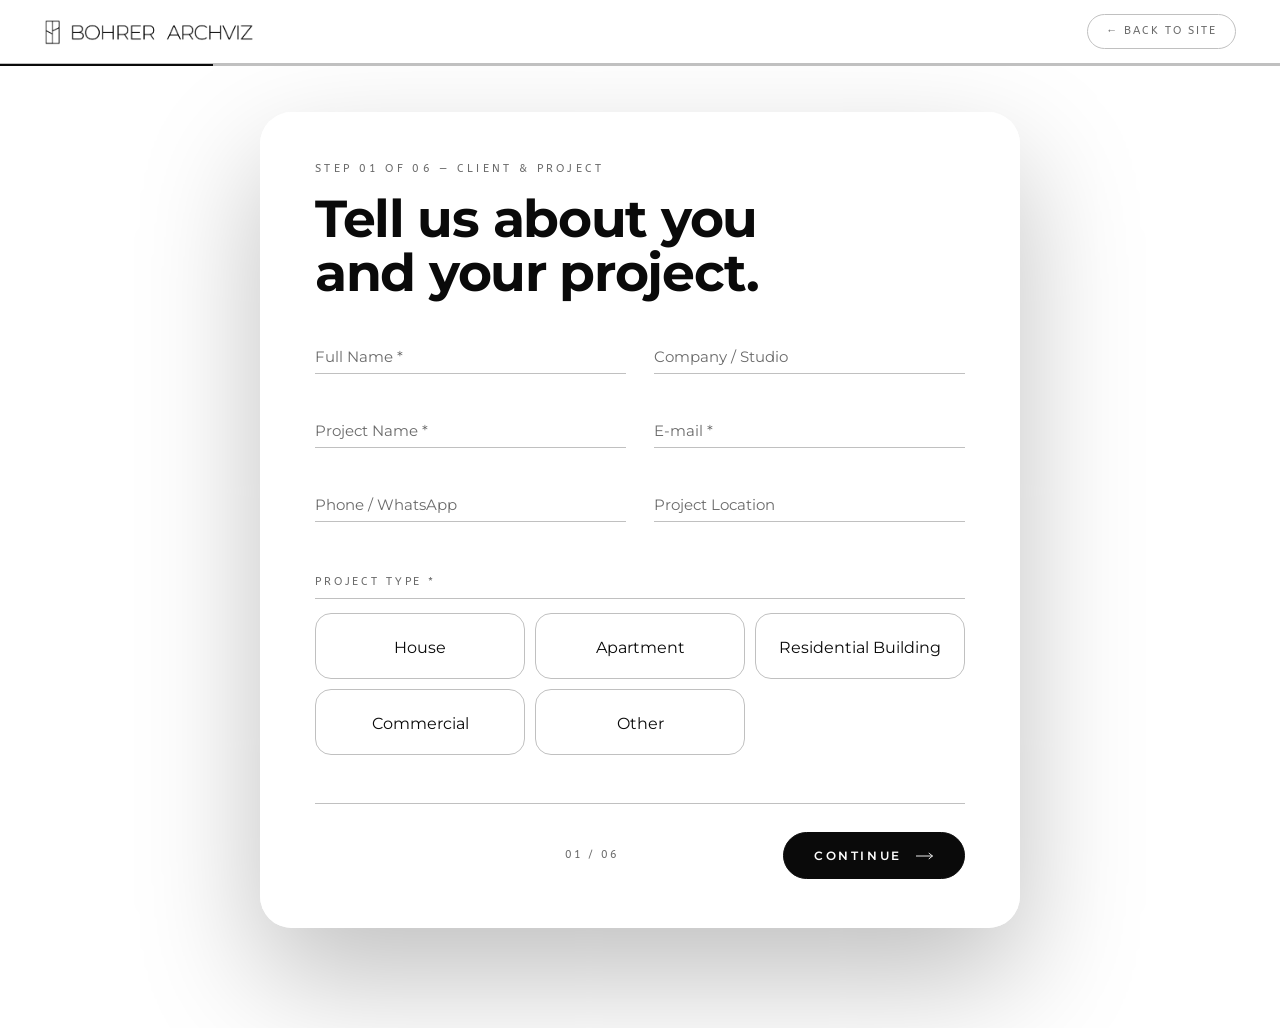
<file: quote.html>
<!doctype html>
<html lang="en">
<head>
<meta charset="utf-8" />
<meta name="viewport" content="width=device-width,initial-scale=1" />
<title>Get a Quote — BOHRER ARCHVIZ</title>
<link rel="preconnect" href="https://fonts.googleapis.com" />
<link rel="preconnect" href="https://fonts.gstatic.com" crossorigin />
<link href="https://fonts.googleapis.com/css2?family=Montserrat:wght@300;400;500;600;700;800&family=ABeeZee:ital@0;1&display=swap" rel="stylesheet" />
<style>
*,*::before,*::after{box-sizing:border-box;margin:0;padding:0}
:root{
  --bg:#fff;--ink:#0a0a0a;--soft:#2a2a2a;--muted:#6b6b6b;--line:#c0c0c0;--hover:#f5f5f5;--err:#b00;
  --r:16px;--ease:cubic-bezier(.65,0,.35,1);
  --f:"Montserrat","Helvetica Neue",sans-serif;
  --fm:"ABeeZee","Helvetica Neue",sans-serif;
}
html,body{background:transparent;color:var(--ink);font-family:var(--f);font-size:16px;line-height:1.5;-webkit-font-smoothing:antialiased;min-height:100vh;overflow-x:hidden}
body{background:transparent}
a{color:inherit;text-decoration:none} button{cursor:pointer;font-family:inherit} input,textarea{font-family:inherit}
#page-bg-video{position:fixed;inset:0;width:100%;height:100%;object-fit:cover;z-index:-1;pointer-events:none;opacity:.92;filter:brightness(.7) saturate(1.1)}

/* HEADER */
.qh{position:fixed;top:0;left:0;width:100%;height:64px;background:rgba(255,255,255,.94);backdrop-filter:blur(12px) saturate(1.6);-webkit-backdrop-filter:blur(12px) saturate(1.6);border-bottom:1px solid var(--line);z-index:100;display:flex;align-items:center;justify-content:space-between;padding:0 44px}
.qh__logo img{height:26px;width:auto;display:block}
.qh__logo-text{font-weight:700;font-size:13px;letter-spacing:.2em;text-transform:uppercase;display:none}
.qh__back{font-family:var(--fm);font-size:11px;letter-spacing:.18em;text-transform:uppercase;color:var(--muted);border:1px solid var(--line);border-radius:999px;padding:8px 18px;transition:background .3s,color .3s,border-color .3s,transform .3s var(--ease)}
.qh__back:hover{background:var(--ink);color:#fff;border-color:var(--ink);transform:translateY(-1px)}

/* PROGRESS */
.qprog{position:fixed;top:64px;left:0;width:100%;height:2px;background:var(--line);z-index:99}
.qprog__fill{height:100%;background:var(--ink);transition:width .7s var(--ease);will-change:width}

/* LAYOUT */
.qmain{min-height:100vh;padding:112px 40px 100px;display:flex;justify-content:center}
.qcontent{width:100%;max-width:760px;background:rgba(255,255,255,.8);border:1px solid rgba(255,255,255,.65);border-radius:32px;backdrop-filter:blur(28px);-webkit-backdrop-filter:blur(28px);box-shadow:0 50px 120px rgba(0,0,0,.25);position:relative;z-index:1;padding:48px 54px}

/* STEPS */
.qstep{display:none}
.qstep.on{display:block}
.qstep.entering{animation:fadeUp .5s var(--ease) forwards}
@keyframes fadeUp{from{opacity:0;transform:translateY(26px)}to{opacity:1;transform:translateY(0)}}

/* STEP HEADER */
.qstep__ey{font-family:var(--fm);font-size:11px;letter-spacing:.3em;text-transform:uppercase;color:var(--muted);margin-bottom:14px}
.qstep__title{font-weight:700;font-size:clamp(30px,4.5vw,52px);line-height:1.04;letter-spacing:-.025em;margin-bottom:24px}
.qstep__sub{font-size:14px;color:var(--soft);line-height:1.65;margin-bottom:44px;max-width:540px}

/* SELECTABLE CARDS */
.cgrid{display:grid;grid-template-columns:repeat(3,1fr);gap:10px;margin-bottom:32px}
.cgrid.c2{grid-template-columns:repeat(2,1fr)}
.card{border:1px solid var(--line);border-radius:var(--r);padding:22px 16px 18px;cursor:pointer;user-select:none;text-align:center;background:var(--bg);color:var(--ink);transition:border-color .2s,background .2s,color .2s,transform .3s var(--ease),box-shadow .3s var(--ease)}
.card:hover{border-color:var(--soft);transform:translateY(-2px);box-shadow:0 10px 24px -10px rgba(0,0,0,.1)}
.card.on{background:var(--ink);color:#fff;border-color:var(--ink);transform:translateY(-2px);box-shadow:0 16px 32px -12px rgba(0,0,0,.24)}
.card__icon{margin-bottom:12px}.card__icon svg{width:32px;height:32px;stroke:currentColor;stroke-width:1;fill:none;stroke-linecap:round;stroke-linejoin:round}
.card__label{font-weight:600;font-size:13px;letter-spacing:-.005em;line-height:1.3}

/* YES / NO SECTION */
.yn-section{border-top:1px solid var(--line);margin-bottom:24px}
.yn-row{display:flex;align-items:center;justify-content:space-between;padding:20px 0;border-bottom:1px solid var(--line)}
.yn-label{font-weight:600;font-size:15px;letter-spacing:-.01em}
.yn-btns{display:flex;gap:8px}
.yn-btn{border:1px solid var(--line);border-radius:999px;padding:8px 22px;font-size:12px;font-weight:600;letter-spacing:.12em;text-transform:uppercase;background:none;color:var(--ink);transition:background .2s,color .2s,border-color .2s,transform .25s var(--ease)}
.yn-btn:hover{border-color:var(--soft);transform:translateY(-1px)}
.yn-btn.on{background:var(--ink);color:#fff;border-color:var(--ink)}

/* EXPANDABLE */
.expand{max-height:0;overflow:hidden;opacity:0;transition:max-height .6s var(--ease),opacity .4s var(--ease),padding .4s var(--ease);padding-top:0}
.expand.open{max-height:2000px;opacity:1;padding-top:24px}

/* CHIPS */
.cg{margin-bottom:26px}
.cg__label{font-family:var(--fm);font-size:11px;letter-spacing:.26em;text-transform:uppercase;color:var(--muted);margin-bottom:12px}
.chips{display:flex;flex-wrap:wrap;gap:8px}
.chip{border:1px solid var(--line);border-radius:999px;padding:8px 16px;font-size:12px;font-weight:500;background:none;color:var(--ink);transition:border-color .2s,background .2s,color .2s,transform .25s var(--ease)}
.chip:hover{border-color:var(--soft);transform:translateY(-1px)}
.chip.on{background:var(--ink);color:#fff;border-color:var(--ink)}

/* FORM FIELDS */
.qfields{display:flex;flex-direction:column}
.qgrid{display:grid;grid-template-columns:1fr 1fr;gap:0 28px}
.qfield{position:relative;margin-bottom:24px}
.qfield input,.qfield textarea{width:100%;background:none;border:none;border-bottom:1px solid var(--line);font-family:inherit;font-size:16px;color:var(--ink);padding:22px 0 8px;outline:none;resize:none;transition:border-bottom-width .25s var(--ease),padding-bottom .25s var(--ease)}
.qfield input[type="date"]{padding-top:28px}
.qfield textarea{min-height:80px}
.qfield label{position:absolute;left:0;top:22px;font-size:15px;color:var(--muted);pointer-events:none;transform-origin:0 0;transition:transform .35s var(--ease),color .25s}
.qfield.act label,.qfield.has label{transform:translateY(-20px) scale(.72);color:var(--ink);letter-spacing:.04em}
.qfield input[type="date"]+label{transform:translateY(-20px) scale(.72);letter-spacing:.04em;color:var(--ink)}
.qfield input:focus,.qfield textarea:focus{border-bottom-width:2px;padding-bottom:7px}
.qfield.ferr input,.qfield.ferr textarea{border-bottom-color:var(--err)}
.qfield.ferr label{color:var(--err)}
.err-msg{font-size:12px;color:var(--err);margin-top:5px;display:none;font-style:italic}
.err-msg.show{display:block}

/* SECTION LABEL */
.sec-lbl{font-family:var(--fm);font-size:11px;letter-spacing:.26em;text-transform:uppercase;color:var(--muted);margin:28px 0 14px;padding-bottom:8px;border-bottom:1px solid var(--line)}
.sec-lbl:first-child{margin-top:0}

/* NAV */
.qnav{display:flex;align-items:center;justify-content:space-between;margin-top:48px;padding-top:28px;border-top:1px solid var(--line)}
.qnav__back{background:none;border:none;font-family:var(--fm);font-size:11px;letter-spacing:.2em;text-transform:uppercase;color:var(--muted);display:flex;align-items:center;gap:8px;transition:color .25s,transform .3s var(--ease)}
.qnav__back:hover{color:var(--ink);transform:translateX(-3px)}
.qnav__back:disabled{opacity:0;pointer-events:none}
.qnav__count{font-family:var(--fm);font-size:11px;letter-spacing:.2em;color:var(--muted);text-transform:uppercase}
.qnav__next{display:inline-flex;align-items:center;gap:14px;padding:15px 30px;background:var(--ink);color:#fff;border:1px solid var(--ink);border-radius:999px;font-family:var(--f);font-weight:600;font-size:12px;letter-spacing:.22em;text-transform:uppercase;transition:background .3s,transform .4s var(--ease),box-shadow .4s var(--ease)}
.qnav__next svg{width:18px;height:10px;stroke:#fff;stroke-width:1.2;fill:none;transition:transform .4s var(--ease)}
.qnav__next:hover{background:var(--soft);transform:translateY(-3px);box-shadow:0 16px 32px -12px rgba(0,0,0,.22)}
.qnav__next:hover svg{transform:translateX(5px)}
.qnav__next:disabled{opacity:.6;cursor:wait;transform:none!important}

/* REVIEW */
.rev-group{margin-bottom:28px}
.rev-group__title{font-family:var(--fm);font-size:10px;letter-spacing:.3em;text-transform:uppercase;color:var(--ink);margin-bottom:10px;font-weight:700}
.rev-card{border:1px solid var(--line);border-radius:var(--r);overflow:hidden}
.rev-row{display:grid;grid-template-columns:170px 1fr;padding:13px 20px;border-bottom:1px solid var(--line);gap:14px}
.rev-row:last-child{border-bottom:none}
.rev-row__k{font-family:var(--fm);font-size:10px;letter-spacing:.18em;text-transform:uppercase;color:var(--muted);padding-top:2px}
.rev-row__v{font-size:13px;font-weight:500;line-height:1.55;color:var(--ink)}

/* ACTION BUTTONS */
.action-row{display:flex;gap:12px;margin-top:36px;flex-wrap:wrap}
.btn-ol{display:inline-flex;align-items:center;gap:10px;padding:14px 26px;border:1px solid var(--ink);border-radius:999px;font-family:var(--f);font-weight:600;font-size:12px;letter-spacing:.2em;text-transform:uppercase;background:none;color:var(--ink);transition:background .3s,transform .3s var(--ease)}
.btn-ol:hover{background:var(--hover);transform:translateY(-2px)}
.btn-ol svg{width:15px;height:15px;stroke:currentColor;stroke-width:1.3;fill:none;stroke-linecap:round;stroke-linejoin:round}
.btn-sl{display:inline-flex;align-items:center;gap:12px;padding:14px 28px;background:var(--ink);color:#fff;border:1px solid var(--ink);border-radius:999px;font-family:var(--f);font-weight:600;font-size:12px;letter-spacing:.2em;text-transform:uppercase;transition:background .3s,transform .35s var(--ease),box-shadow .35s var(--ease)}
.btn-sl:hover{background:var(--soft);transform:translateY(-2px);box-shadow:0 14px 28px -10px rgba(0,0,0,.2)}
.btn-sl:disabled{opacity:.6;cursor:wait}
.btn-sl svg{width:18px;height:10px;stroke:#fff;stroke-width:1.2;fill:none}

/* FILE NOTE */
.file-note{margin-top:28px;padding:20px 24px;border:1px solid var(--line);border-radius:var(--r);background:var(--hover)}
.file-note p:first-child{font-family:var(--fm);font-size:10px;letter-spacing:.22em;text-transform:uppercase;color:var(--muted);margin-bottom:7px}
.file-note p:last-child{font-size:14px;color:var(--soft);line-height:1.65}
.file-note a{color:var(--ink);font-weight:600;text-decoration:underline;text-underline-offset:3px}

/* SUCCESS */
.qsuccess{display:none;text-align:center;padding:80px 0;animation:fadeUp .6s var(--ease) both}
.qsuccess.on{display:block}
.qsuccess__check{width:68px;height:68px;border:1px solid var(--line);border-radius:50%;display:inline-flex;align-items:center;justify-content:center;margin-bottom:32px}
.qsuccess__check svg{width:28px;height:28px;stroke:var(--ink);stroke-width:1.3;fill:none;stroke-linecap:round;stroke-linejoin:round}
.qsuccess__title{font-weight:700;font-size:clamp(38px,6vw,64px);letter-spacing:-.025em;margin-bottom:16px;line-height:1.02}
.qsuccess__sub{font-size:15px;color:var(--soft);max-width:440px;margin:0 auto 36px;line-height:1.65}
.qsuccess__back{display:inline-flex;align-items:center;gap:10px;padding:14px 28px;border:1px solid var(--ink);border-radius:999px;font-family:var(--f);font-weight:600;font-size:12px;letter-spacing:.2em;text-transform:uppercase;transition:background .3s,color .3s,transform .3s var(--ease)}
.qsuccess__back:hover{background:var(--ink);color:#fff;transform:translateY(-2px)}

/* PRINT */
#pv{display:none}
@media print{
  *{-webkit-print-color-adjust:exact;print-color-adjust:exact}
  html,body{background:#fff!important;color:#000!important}
  #page-bg-video{display:none!important}
  .qh,.qprog,.qmain,#quote-form{display:none!important}
  #pv{display:block!important;font-family:"Montserrat",sans-serif;font-size:12px;color:#000;padding:36px 44px;max-width:780px;margin:0 auto;background:#fff!important}
  .pv-header{display:flex;justify-content:space-between;align-items:flex-end;border-bottom:2px solid #000;padding-bottom:16px;margin-bottom:28px;flex-wrap:wrap}
  .pv-brand{font-size:15px;font-weight:700;letter-spacing:.18em;text-transform:uppercase;color:#000!important;width:100%}
  .pv-contact{font-size:10px;letter-spacing:.08em;text-align:center;width:100%;margin-top:8px;color:#333;order:3}
  .pv-date{font-size:9px;letter-spacing:.16em;text-transform:uppercase;color:#333!important}
  .pv-section{margin-bottom:22px;break-inside:avoid}
  .pv-section__title{font-size:13px;letter-spacing:.28em;text-transform:uppercase;color:#000;border-bottom:1px solid #999;padding-bottom:5px;margin-bottom:9px;font-weight:800}
  .pv-row{display:grid;grid-template-columns:155px 1fr;gap:6px;padding:5px 0;border-bottom:1px solid #ddd}
  .pv-row:last-child{border-bottom:none}
  .pv-row__k{font-size:9px;letter-spacing:.14em;text-transform:uppercase;color:#333;font-weight:600}
  .pv-row__v{font-size:11px;font-weight:500;color:#555}
}

/* RESPONSIVE */
@media(max-width:680px){
  .qh{padding:0 18px;height:auto;flex-wrap:wrap;align-items:flex-start;row-gap:8px}
  .qh__logo{width:100%;display:flex;justify-content:flex-start}
  .qh__logo img{height:24px}
  .qh__back{order:2;width:100%;justify-content:flex-start;padding:8px 14px;font-size:11px;margin-top:4px}
  .qprog{top:58px}
  .qmain{padding:84px 16px 62px}
  .qcontent{padding:28px 16px;border-radius:22px}
  .qstep__ey{font-size:10px;margin-bottom:10px}
  .qstep__title{font-size:34px;line-height:1.05;margin-bottom:18px;max-width:100%}
  .qstep__sub{font-size:13px;margin-bottom:28px}
  .cgrid{grid-template-columns:1fr 1fr;gap:10px} .cgrid.c2{grid-template-columns:1fr 1fr}
  .qgrid{grid-template-columns:1fr;gap:0 20px}
  .qfield{margin-bottom:18px}
  .qfield input,.qfield textarea{padding:18px 0 8px;font-size:14px}
  .qfield label{font-size:13px}
  .card{padding:16px 12px 14px}
  .card__icon{margin-bottom:10px}
  .card__label{font-size:12px}
  .yn-row{padding:16px 0}
  .yn-label{font-size:14px}
  .yn-btn{padding:8px 16px;font-size:11px}
  .chip{padding:8px 12px;font-size:11px}
  .sec-lbl{margin:18px 0 10px}
  .qnav{flex-direction:column-reverse;gap:12px;align-items:stretch;margin-top:28px;padding-top:22px}
  .qnav__next{padding:12px 22px;font-size:11px}
  .qnav__back{justify-content:center} .qnav__next{justify-content:center}
  .qnav__back:disabled{display:none} .qnav__count{display:none}
  .rev-row{grid-template-columns:1fr;gap:3px;padding:12px 16px}
  .action-row{flex-direction:column} .btn-ol,.btn-sl{justify-content:center}
}
</style>
</head>
<body>
<video id="page-bg-video" autoplay muted loop playsinline src="assets/videos/video_loop.mp4"></video>
<header class="qh">
  <a href="/" class="qh__logo">
    <img src="assets/images/logo_website.png" alt="BOHRER ARCHVIZ" onerror="this.style.display='none';this.nextElementSibling.style.display='block'" />
    <span class="qh__logo-text">BOHRER ARCHVIZ</span>
  </a>
  <a href="/" class="qh__back">← Back to site</a>
</header>
<div class="qprog"><div class="qprog__fill" id="qfill"></div></div>

<main class="qmain"><div class="qcontent">

<!-- ═══ STEP 01 — Client & Project ═══ -->
<div class="qstep on" id="s1">
  <div class="qstep__ey">Step 01 of 06 — Client &amp; Project</div>
  <h1 class="qstep__title">Tell us about you<br>and your project.</h1>

  <div class="qgrid">
    <div class="qfield"><input id="f-name" type="text" autocomplete="name"/><label for="f-name">Full Name *</label><div class="err-msg">Name is required.</div></div>
    <div class="qfield"><input id="f-company" type="text" autocomplete="organization"/><label for="f-company">Company / Studio</label></div>
    <div class="qfield"><input id="f-proj" type="text"/><label for="f-proj">Project Name *</label><div class="err-msg">Project name is required.</div></div>
    <div class="qfield"><input id="f-email" type="email" autocomplete="email"/><label for="f-email">E-mail *</label><div class="err-msg">Valid e-mail required.</div></div>
    <div class="qfield"><input id="f-phone" type="tel" autocomplete="tel"/><label for="f-phone">Phone / WhatsApp</label></div>
    <div class="qfield"><input id="f-loc" type="text"/><label for="f-loc">Project Location</label></div>
  </div>

  <div class="sec-lbl">Project Type *</div>
  <div class="cgrid" id="type-grid">
    <div class="card" data-g="type" data-v="House"><div class="card__icon"><svg viewBox="0 0 48 48"><path d="M6 22 L24 6 L42 22 L42 42 L6 42Z"/><path d="M18 42 L18 30 L30 30 L30 42"/></svg></div><div class="card__label">House</div></div>
    <div class="card" data-g="type" data-v="Apartment"><div class="card__icon"><svg viewBox="0 0 48 48"><rect x="10" y="6" width="28" height="36"/><path d="M18 18h4M18 26h4M26 18h4M26 26h4M20 42v-8h8v8"/></svg></div><div class="card__label">Apartment</div></div>
    <div class="card" data-g="type" data-v="Residential Building"><div class="card__icon"><svg viewBox="0 0 48 48"><rect x="6" y="10" width="36" height="32"/><path d="M6 22h36M6 34h36M18 10v32M30 10v32"/></svg></div><div class="card__label">Residential Building</div></div>
    <div class="card" data-g="type" data-v="Commercial"><div class="card__icon"><svg viewBox="0 0 48 48"><rect x="6" y="14" width="36" height="28"/><path d="M6 22h36M6 30h36M18 14v28M30 14v28"/><path d="M16 6h16v8h-16z"/></svg></div><div class="card__label">Commercial</div></div>
    <div class="card" data-g="type" data-v="Other"><div class="card__icon"><svg viewBox="0 0 48 48"><circle cx="24" cy="24" r="16"/><path d="M24 16v8l6 6"/></svg></div><div class="card__label">Other</div></div>
  </div>
  <div class="qfield" id="proj-other-field" style="display:none"><input type="text" id="f-type-other" /><label for="f-type-other">Other project type</label></div>
  <div class="err-msg" id="type-err">Please select a project type.</div>

  <div class="qnav">
    <button class="qnav__back" disabled>← Previous</button>
    <span class="qnav__count">01 / 06</span>
    <button class="qnav__next" id="s1-nxt">Continue <svg viewBox="0 0 24 10"><path d="M0 5L22 5M17 1L22 5L17 9"/></svg></button>
  </div>
</div>

<!-- ═══ STEP 02 — Services ═══ -->
<div class="qstep" id="s2">
  <div class="qstep__ey">Step 02 of 06 — Services</div>
  <h1 class="qstep__title">What services<br>do you need?</h1>
  <p class="qstep__sub">Select Yes for each service. Detailed questions will expand automatically.</p>

  <!-- ─── 3D Model Availability ─── -->
  <div class="sec-lbl" id="s2-model-lbl">3D Model Availability</div>
  <p class="qstep__sub" style="margin-bottom:20px;margin-top:-4px" id="s2-model-q">Do you already have a 3D model of the project?</p>
  <div class="cgrid" id="s2-model-grid">
    <div class="card" data-g="s2model" data-v="Yes"><div class="card__label">Yes</div></div>
    <div class="card" data-g="s2model" data-v="Partially"><div class="card__label">Partially</div></div>
    <div class="card" data-g="s2model" data-v="No"><div class="card__label">No</div></div>
  </div>

  <!-- YES branch -->
  <div class="expand" id="s2-yes-ex">
    <div class="cg">
      <div class="cg__label" id="s2-fmt-lbl">3D File Format</div>
      <div class="chips">
        <button class="chip" data-m="s2fmt" data-v="Archicad">Archicad</button>
        <button class="chip" data-m="s2fmt" data-v="SketchUp">SketchUp</button>
        <button class="chip" data-m="s2fmt" data-v="Revit">Revit</button>
        <button class="chip" data-m="s2fmt" data-v="3ds Max">3ds Max</button>
        <button class="chip" data-m="s2fmt" data-v="IFC">IFC</button>
        <button class="chip" data-m="s2fmt" data-v="FBX">FBX</button>
        <button class="chip" data-m="s2fmt" data-v="OBJ">OBJ</button>
        <button class="chip" data-m="s2fmt" data-v="Other">Other</button>
      </div>
    </div>
    <div class="qfield" id="s2-fmt-other-field" style="display:none">
      <input type="text" id="f-s2-fmt-other" />
      <label for="f-s2-fmt-other">Please specify</label>
    </div>

    <div class="sec-lbl" id="s2-intmod-lbl">Are the interiors already modeled?</div>
    <div class="cgrid" id="s2-intmod-grid">
      <div class="card" data-g="s2intmod" data-v="Yes"><div class="card__label">Yes</div></div>
      <div class="card" data-g="s2intmod" data-v="Partially"><div class="card__label">Partially</div></div>
      <div class="card" data-g="s2intmod" data-v="No"><div class="card__label">No</div></div>
    </div>

    <div class="sec-lbl" id="s2-yes-status-lbl">What is the current model status?</div>
    <div class="cgrid" id="s2-yes-status-grid">
      <div class="card" data-g="s2yesstatus" data-v="Fully modeled and ready for visualization"><div class="card__label">The project is fully modeled and ready for visualization</div></div>
      <div class="card" data-g="s2yesstatus" data-v="Mostly modeled, may need adjustments"><div class="card__label">The project is mostly modeled but may require adjustments</div></div>
      <div class="card" data-g="s2yesstatus" data-v="Modeled but requires review and cleanup"><div class="card__label">The project is modeled but requires review and cleanup</div></div>
    </div>
  </div>

  <!-- PARTIALLY branch -->
  <div class="expand" id="s2-partial-ex">
    <div class="cg">
      <div class="cg__label" id="s2-parts-lbl">Which parts are already modeled?</div>
      <div class="chips">
        <button class="chip" data-m="s2partialParts" data-v="Exterior only">Exterior only</button>
        <button class="chip" data-m="s2partialParts" data-v="Interior only">Interior only</button>
        <button class="chip" data-m="s2partialParts" data-v="Exterior and Interior">Exterior and Interior</button>
        <button class="chip" data-m="s2partialParts" data-v="Structure only">Structure only</button>
        <button class="chip" data-m="s2partialParts" data-v="Other">Other</button>
      </div>
    </div>

    <div class="sec-lbl" id="s2-partial-status-lbl">What is the current model status?</div>
    <div class="cgrid" id="s2-partial-status-grid">
      <div class="card" data-g="s2partialstatus" data-v="Highly detailed"><div class="card__label">Highly detailed</div></div>
      <div class="card" data-g="s2partialstatus" data-v="Moderately detailed"><div class="card__label">Moderately detailed</div></div>
      <div class="card" data-g="s2partialstatus" data-v="Concept level only"><div class="card__label">Concept level only</div></div>
    </div>
  </div>

  <!-- NO branch -->
  <div class="expand" id="s2-no-ex">
    <div class="cg">
      <div class="cg__label" id="s2-nosvcs-lbl">Modeling services required</div>
      <div class="chips">
        <button class="chip" data-m="s2noServices" data-v="I need the entire project modeled">I need the entire project modeled</button>
        <button class="chip" data-m="s2noServices" data-v="Exterior modeling only">Exterior modeling only</button>
        <button class="chip" data-m="s2noServices" data-v="Interior modeling only">Interior modeling only</button>
        <button class="chip" data-m="s2noServices" data-v="Landscape modeling">Landscape modeling</button>
        <button class="chip" data-m="s2noServices" data-v="Furniture and decoration modeling">Furniture and decoration modeling</button>
      </div>
    </div>

    <div class="cg">
      <div class="cg__label" id="s2-nomats-lbl">Available project materials</div>
      <div class="chips">
        <button class="chip" data-m="s2noMaterials" data-v="Floor plans">Floor plans</button>
        <button class="chip" data-m="s2noMaterials" data-v="Elevations">Elevations</button>
        <button class="chip" data-m="s2noMaterials" data-v="Sections">Sections</button>
        <button class="chip" data-m="s2noMaterials" data-v="PDF drawings">PDF drawings</button>
        <button class="chip" data-m="s2noMaterials" data-v="CAD files">CAD files</button>
        <button class="chip" data-m="s2noMaterials" data-v="Reference images">Reference images</button>
        <button class="chip" data-m="s2noMaterials" data-v="Mood board">Mood board</button>
        <button class="chip" data-m="s2noMaterials" data-v="Other">Other</button>
      </div>
    </div>
    <div class="qfield" id="s2-nomats-other-field" style="display:none">
      <input type="text" id="f-s2-nomats-other" />
      <label for="f-s2-nomats-other">Please specify</label>
    </div>
  </div>
  <!-- ─── END 3D Model Availability ─── -->

  <div class="yn-section">
    <div class="yn-row"><span class="yn-label" id="label-ext-service">Exterior Images</span><div class="yn-btns"><button class="yn-btn" data-svc="ext" data-v="yes">YES</button><button class="yn-btn" data-svc="ext" data-v="no">NO</button></div></div>
    <div class="expand" id="ext-ex">
      <div class="qgrid"><div class="qfield"><input type="number" id="f-ext-qty" min="1"/><label for="f-ext-qty">Quantity of images *</label></div></div>
      <div class="cg"><div class="cg__label">View Types</div><div class="chips">
        <button class="chip" data-m="ext-views" data-v="Main Facade">Main Facade</button>
        <button class="chip" data-m="ext-views" data-v="Rear Facade">Rear Facade</button>
        <button class="chip" data-m="ext-views" data-v="Pool Area">Pool Area</button>
        <button class="chip" data-m="ext-views" data-v="Garden">Garden</button>
        <button class="chip" data-m="ext-views" data-v="Street View">Street View</button>
        <button class="chip" data-m="ext-views" data-v="Aerial View">Aerial View</button>
        <button class="chip" data-m="ext-views" data-v="Other">Other</button>
      </div></div>
      <div class="qfield" id="ext-other-field" style="display:none"><input type="text" id="f-ext-other" /><label for="f-ext-other">Other view type</label></div>
      <div class="cg"><div class="cg__label">Mood / Time of Day</div><div class="chips">
        <button class="chip" data-m="ext-mood" data-v="Blue Hour">Blue Hour</button>
        <button class="chip" data-m="ext-mood" data-v="Morning">Morning</button>
        <button class="chip" data-m="ext-mood" data-v="Afternoon">Afternoon</button>
        <button class="chip" data-m="ext-mood" data-v="Golden Hour">Golden Hour</button>
        <button class="chip" data-m="ext-mood" data-v="Sunset">Sunset</button>
        <button class="chip" data-m="ext-mood" data-v="Night">Night</button>
      </div></div>
    </div>

    <div class="yn-row"><span class="yn-label" id="label-int-service">Interior Images</span><div class="yn-btns"><button class="yn-btn" data-svc="int" data-v="yes">YES</button><button class="yn-btn" data-svc="int" data-v="no">NO</button></div></div>
    <div class="expand" id="int-ex">
      <div class="qgrid"><div class="qfield"><input type="number" id="f-int-qty" min="1"/><label for="f-int-qty">Quantity of images *</label></div></div>
      <div class="cg"><div class="cg__label">Spaces Needed</div><div class="chips">
        <button class="chip" data-m="int-spaces" data-v="Living Room">Living Room</button>
        <button class="chip" data-m="int-spaces" data-v="Dining">Dining</button>
        <button class="chip" data-m="int-spaces" data-v="Kitchen">Kitchen</button>
        <button class="chip" data-m="int-spaces" data-v="Bedroom">Bedroom</button>
        <button class="chip" data-m="int-spaces" data-v="Master Suite">Master Suite</button>
        <button class="chip" data-m="int-spaces" data-v="Bathroom">Bathroom</button>
        <button class="chip" data-m="int-spaces" data-v="Office">Office</button>
        <button class="chip" data-m="int-spaces" data-v="Lobby">Lobby</button>
        <button class="chip" data-m="int-spaces" data-v="Terrace">Terrace</button>
        <button class="chip" data-m="int-spaces" data-v="Other">Other</button>
      </div></div>
      <div class="qfield" id="int-other-field" style="display:none"><input type="text" id="f-int-other" /><label for="f-int-other">Other space needed</label></div>
    </div>

    <div class="yn-row"><span class="yn-label" id="label-vid-service">Video &amp; Animation</span><div class="yn-btns"><button class="yn-btn" data-svc="vid" data-v="yes">YES</button><button class="yn-btn" data-svc="vid" data-v="no">NO</button></div></div>
    <div class="expand" id="vid-ex">
      <div class="cg"><div class="cg__label">Scope</div><div class="chips">
        <button class="chip" data-g="vid-scope" data-v="Exterior">Exterior</button>
        <button class="chip" data-g="vid-scope" data-v="Interior">Interior</button>
        <button class="chip" data-g="vid-scope" data-v="Both">Both</button>
      </div></div>
      <div class="cg"><div class="cg__label">Format</div><div class="chips">
        <button class="chip" data-g="vid-fmt" data-v="Horizontal (16:9)">Horizontal (16:9)</button>
        <button class="chip" data-g="vid-fmt" data-v="Vertical (9:16)">Vertical (9:16)</button>
      </div></div>
      <div class="qgrid">
        <div class="qfield"><input type="text" id="f-vid-dur"/><label for="f-vid-dur">Estimated duration</label></div>
      </div>
      <div class="qfield"><textarea id="f-vid-refs" rows="4"></textarea><label for="f-vid-refs">References (links or descriptions)</label></div>
    </div>

    <div class="yn-row"><span class="yn-label" id="label-fp-service">Floor Plans</span><div class="yn-btns"><button class="yn-btn" data-svc="fp" data-v="yes">YES</button><button class="yn-btn" data-svc="fp" data-v="no">NO</button></div></div>
    <div class="expand" id="fp-ex">
      <div class="qgrid">
        <div class="qfield"><input type="number" id="f-fp-qty" min="1"/><label for="f-fp-qty">Quantity</label></div>
        <div class="qfield"><input type="text" id="f-fp-typo"/><label for="f-fp-typo">Typologies (T1, T2…)</label></div>
      </div>
      <div class="qfield"><textarea id="f-fp-notes" rows="4"></textarea><label for="f-fp-notes">Notes</label></div>
    </div>
  </div>

  <div class="err-msg" id="svc-err">Please select Yes for at least one service.</div>
  <div class="qnav">
    <button class="qnav__back" id="s2-prv">← Previous</button>
    <span class="qnav__count">02 / 06</span>
    <button class="qnav__next" id="s2-nxt">Continue <svg viewBox="0 0 24 10"><path d="M0 5L22 5M17 1L22 5L17 9"/></svg></button>
  </div>
</div>

<!-- ═══ STEP 03 — Available Material ═══ -->
<div class="qstep" id="s3">
  <div class="qstep__ey">Step 03 of 06 — Available Material</div>
  <h1 class="qstep__title">What materials<br>do you have?</h1>

  <div class="sec-lbl" id="label-3d-model">3D Model Available?</div>
  <div class="cgrid c2"><div class="card" data-g="model" data-v="Yes"><div class="card__label">Yes</div></div><div class="card" data-g="model" data-v="No"><div class="card__label">No</div></div></div>
  <div class="expand" id="model-ex">
    <div class="cg" style="margin-bottom:0"><div class="cg__label">File Format</div><div class="chips">
      <button class="chip" data-m="model-fmt" data-v="Archicad">Archicad</button>
      <button class="chip" data-m="model-fmt" data-v="SketchUp">SketchUp</button>
      <button class="chip" data-m="model-fmt" data-v="Revit">Revit</button>
      <button class="chip" data-m="model-fmt" data-v="IFC">IFC</button>
      <button class="chip" data-m="model-fmt" data-v="FBX">FBX</button>
      <button class="chip" data-m="model-fmt" data-v="OBJ">OBJ</button>
      <button class="chip" data-m="model-fmt" data-v="3ds Max">3ds Max</button>
      <button class="chip" data-m="model-fmt" data-v="AutoCAD">AutoCAD</button>
      <button class="chip" data-m="model-fmt" data-v="PDF">PDF</button>
      <button class="chip" data-m="model-fmt" data-v="Other">Other</button>
    </div></div>
  <div class="qfield" id="model-fmt-other-field" style="display:none"><input type="text" id="f-model-fmt-other" /><label for="f-model-fmt-other">Other file format</label></div>
  </div>

  <div class="sec-lbl" id="label-materials-defined">Materials Defined?</div>
  <div class="cgrid"><div class="card" data-g="matdef" data-v="Yes"><div class="card__label">Yes</div></div><div class="card" data-g="matdef" data-v="Partially"><div class="card__label">Partially</div></div><div class="card" data-g="matdef" data-v="No"><div class="card__label">No</div></div></div>

  <div class="qfield"><textarea id="f-mat-refs" rows="4"></textarea><label for="f-mat-refs">References / inspiration</label></div>
  <div class="qfield"><textarea id="f-mat-notes" rows="4"></textarea><label for="f-mat-notes">Notes</label></div>

  <div class="qnav">
    <button class="qnav__back" id="s3-prv">← Previous</button>
    <span class="qnav__count">03 / 06</span>
    <button class="qnav__next" id="s3-nxt">Continue <svg viewBox="0 0 24 10"><path d="M0 5L22 5M17 1L22 5L17 9"/></svg></button>
  </div>
</div>

<!-- ═══ STEP 04 — Scene & Expectations ═══ -->
<div class="qstep" id="s4">
  <div class="qstep__ey">Step 04 of 06 — Scene &amp; Expectations</div>
  <h1 class="qstep__title">Atmosphere<br>and expectations.</h1>

  <div class="sec-lbl">Landscape Included?</div>
  <div class="cgrid"><div class="card" data-g="land" data-v="Yes — Full"><div class="card__label">Yes — Full</div></div><div class="card" data-g="land" data-v="Partially"><div class="card__label">Partially</div></div><div class="card" data-g="land" data-v="No"><div class="card__label">No</div></div></div>

  <div class="sec-lbl">Humanization?</div>
  <div class="cgrid"><div class="card" data-g="human" data-v="Yes"><div class="card__label">Yes</div></div><div class="card" data-g="human" data-v="Minimal"><div class="card__label">Minimal</div></div><div class="card" data-g="human" data-v="No"><div class="card__label">No</div></div></div>

  <div class="qfield"><input type="text" id="f-atm"/><label for="f-atm">Atmosphere (e.g. warm, minimal, luxurious)</label></div>
  <div class="qfield"><input type="text" id="f-style"/><label for="f-style">Visual style references</label></div>
  <div class="qfield"><textarea id="f-scene-notes" rows="4"></textarea><label for="f-scene-notes">Special Requests / Notes</label></div>

  <div class="qnav">
    <button class="qnav__back" id="s4-prv">← Previous</button>
    <span class="qnav__count">04 / 06</span>
    <button class="qnav__next" id="s4-nxt">Continue <svg viewBox="0 0 24 10"><path d="M0 5L22 5M17 1L22 5L17 9"/></svg></button>
  </div>
</div>

<!-- ═══ STEP 05 — Delivery & Notes ═══ -->
<div class="qstep" id="s5">
  <div class="qstep__ey">Step 05 of 06 — Delivery &amp; Notes</div>
  <h1 class="qstep__title">Timeline and Final Notes</h1>

  <div class="qgrid"><div class="qfield"><input type="date" id="f-deadline"/><label for="f-deadline">Expected Deadline</label></div></div>
  <div class="qfield"><textarea id="f-notes" rows="5"></textarea><label for="f-notes">Additional Notes</label></div>

  <div class="file-note">
    <p id="file-note">Files &amp; References</p>
    <p id="file-note-2">After submitting this briefing, all drawings, 3D models and references can be sent directly to <a href="mailto:bohrer.archviz@gmail.com">bohrer.archviz@gmail.com</a></p>
  </div>

  <div class="qnav">
    <button class="qnav__back" id="s5-prv">← Previous</button>
    <span class="qnav__count">05 / 06</span>
    <button class="qnav__next" id="s5-nxt">Review &amp; Submit <svg viewBox="0 0 24 10"><path d="M0 5L22 5M17 1L22 5L17 9"/></svg></button>
  </div>
</div>

<!-- ═══ STEP 06 — Review ═══ -->
<div class="qstep" id="s6">
  <div class="qstep__ey">Step 06 of 06 — Review</div>
  <h1 class="qstep__title">Everything<br>looks good?</h1>
  <p class="qstep__sub">Review your briefing before sending.<br>Use the button below to go back and edit.</p>

  <div id="rev-content"></div>

  <form id="qform" name="quote" action="/" method="POST" data-netlify="true" netlify-honeypot="bot-field" novalidate style="display:none">
    <input type="hidden" name="form-name" value="quote"/>
    <p style="display:none"><label>Don’t fill this out if you’re human: <input name="bot-field"/></label></p>
    <input type="hidden" name="name" id="hf-name"/>
    <input type="hidden" name="company" id="hf-company"/>
    <input type="hidden" name="project" id="hf-project"/>
    <input type="hidden" name="email" id="hf-email"/>
    <input type="hidden" name="phone" id="hf-phone"/>
    <input type="hidden" name="location" id="hf-location"/>
    <input type="hidden" name="project-type" id="hf-type"/>
    <input type="hidden" name="project-type-custom" id="hf-type-custom"/>
    <input type="hidden" name="exterior-images" id="hf-ext-on"/>
    <input type="hidden" name="ext-quantity" id="hf-ext-qty"/>
    <input type="hidden" name="exterior-views" id="hf-ext-views"/>
    <input type="hidden" name="other-exterior-view" id="hf-ext-other"/>
    <input type="hidden" name="exterior-mood" id="hf-ext-mood"/>
    <input type="hidden" name="interior-images" id="hf-int-on"/>
    <input type="hidden" name="int-quantity" id="hf-int-qty"/>
    <input type="hidden" name="interior-spaces" id="hf-int-spaces"/>
    <input type="hidden" name="other-interior-space" id="hf-int-other"/>
    <input type="hidden" name="video-animation" id="hf-vid-on"/>
    <input type="hidden" name="video-scope" id="hf-vid-scope"/>
    <input type="hidden" name="video-format" id="hf-vid-fmt"/>
    <input type="hidden" name="video-duration" id="hf-vid-dur"/>
    <input type="hidden" name="video-refs" id="hf-vid-refs"/>
    <input type="hidden" name="floor-plans" id="hf-fp-on"/>
    <input type="hidden" name="floor-plans-quantity" id="hf-fp-qty"/>
    <input type="hidden" name="floor-plans-typologies" id="hf-fp-typo"/>
    <input type="hidden" name="floor-plans-notes" id="hf-fp-notes"/>
    <input type="hidden" name="model-available" id="hf-model"/>
    <input type="hidden" name="model-format" id="hf-model-fmt"/>
    <input type="hidden" name="model-format-custom" id="hf-model-fmt-custom"/>
    <input type="hidden" name="materials-defined" id="hf-mat-def"/>
    <input type="hidden" name="material-refs" id="hf-mat-refs"/>
    <input type="hidden" name="material-notes" id="hf-mat-notes"/>
    <input type="hidden" name="landscape-included" id="hf-land"/>
    <input type="hidden" name="humanization" id="hf-human"/>
    <input type="hidden" name="atmosphere" id="hf-atm"/>
    <input type="hidden" name="visual-style" id="hf-style"/>
    <input type="hidden" name="scene-notes" id="hf-scene-notes"/>
    <input type="hidden" name="deadline" id="hf-deadline"/>
    <input type="hidden" name="additional-notes" id="hf-notes"/>
    <input type="hidden" name="briefing-data" id="hf-data"/>
  </form>

  <div class="action-row">
    <button class="btn-ol" id="pdf-btn">
      <svg viewBox="0 0 24 24"><path d="M14 2H6a2 2 0 0 0-2 2v16a2 2 0 0 0 2 2h12a2 2 0 0 0 2-2V8z"/><polyline points="14 2 14 8 20 8"/><line x1="16" y1="13" x2="8" y2="13"/><line x1="16" y1="17" x2="8" y2="17"/></svg>
      Generate PDF
    </button>
    <button class="btn-sl" id="sub-btn">
      Send Request
      <svg viewBox="0 0 24 10"><path d="M0 5L22 5M17 1L22 5L17 9"/></svg>
    </button>
  </div>
  <div class="qnav" style="margin-top:20px">
    <button class="qnav__back" id="s6-prv">← Edit</button>
    <span></span><span></span>
  </div>
</div>

<!-- SUCCESS -->
<div class="qsuccess" id="qsuc">
  <div class="qsuccess__check"><svg viewBox="0 0 48 48"><path d="M10 24 L20 34 L38 14"/></svg></div>
  <h1 class="qsuccess__title">Briefing sent.</h1>
  <p class="qsuccess__sub">Thank you! We'll review your project and reply within 24 hours with a personalised proposal.</p>
  <a href="/" class="qsuccess__back">← Back to the site</a>
</div>

</div></main>

<!-- PRINT VIEW -->
<div id="pv">
  <div class="pv-header"><div class="pv-brand">BOHRER ARCHVIZ — Project Briefing</div><div class="pv-contact">bohrer.archviz@gmail.com | +351 964684343</div><div class="pv-date" id="pv-date"></div></div>
  <div id="pv-content"></div>
</div>

<script>
(function(){

/* ── STATE ── */
const S = {
  name:'',company:'',proj:'',email:'',phone:'',loc:'',type:'',typeCustom:'',
  ext:{on:false,qty:'',views:[],otherView:'',mood:[]},
  int:{on:false,qty:'',spaces:[],otherSpace:''},
  vid:{on:false,scope:'',fmt:'',dur:'',refs:''},
  fp:{on:false,qty:'',typo:'',notes:''},
  model:'',modelFmt:[],modelFmtCustom:'',matDef:'',matRefs:'',matNotes:'',
  land:'',human:'',atm:'',style:'',sceneNotes:'',
  deadline:'',notes:'',
  s2model:'',s2fmt:[],s2fmtCustom:'',s2intModeled:'',s2yesStatus:'',
  s2partialParts:[],s2partialStatus:'',
  s2noServices:[],s2noMaterials:[],s2noMaterialsOther:''
};

/* arrays for multi-select */
const MULTI = {'ext-views':S.ext.views,'ext-mood':S.ext.mood,'int-spaces':S.int.spaces,'model-fmt':S.modelFmt,'s2fmt':S.s2fmt,'s2partialParts':S.s2partialParts,'s2noServices':S.s2noServices,'s2noMaterials':S.s2noMaterials};

/* group-name → state key */
const GMAP = {type:'type',model:'model',matdef:'matDef',land:'land',human:'human',s2model:'s2model',s2intmod:'s2intModeled',s2yesstatus:'s2yesStatus',s2partialstatus:'s2partialStatus'};

let cur = 1;
let lang = 'en';

const TRANSLATIONS_PT = {
  'document.title': 'Pedir Orçamento — BOHRER ARCHVIZ',
  '.qh__back': '← voltar ao site',
  '#s1 .qstep__ey': 'Etapa 01 de 06 — Cliente e Projeto',
  '#s1 .qstep__title': 'Conte-nos sobre você e seu projeto.',
  'label[for="f-name"]': 'Nome completo *',
  'label[for="f-company"]': 'Empresa / Estúdio',
  'label[for="f-proj"]': 'Nome do projeto *',
  'label[for="f-email"]': 'E-mail *',
  'label[for="f-phone"]': 'Telefone / WhatsApp',
  'label[for="f-loc"]': 'Local do projeto',
  '#proj-other-field label': 'Outro tipo de projeto',
  'label[for="f-type-other"]': 'Outro tipo de projeto',
  '#type-err': 'Selecione um tipo de projeto.',
  '#s2 .qstep__ey': 'Etapa 02 de 06 — Serviços',
  '#s2 .qstep__title': 'Que serviços você precisa?',
  '#s2 .qstep__sub': 'Marque Sim para cada serviço. Detalhes aparecerão automaticamente.',
  '#label-ext-service': 'Imagens Externas',
  '#label-int-service': 'Imagens Internas',
  '#label-vid-service': 'Vídeo & Animação',
  '#label-fp-service': 'Plantas Baixas',
  'label[for="f-ext-qty"]': 'Quantidade de imagens *',
  'label[for="f-ext-other"]': 'Outro tipo de vista',
  'label[for="f-int-qty"]': 'Quantidade de imagens *',
  'label[for="f-int-other"]': 'Outro espaço necessário',
  'label[for="f-vid-dur"]': 'Duração estimada',
  'label[for="f-vid-refs"]': 'Referências (links ou descrições)',
  '#label-3d-model': 'Modelo 3D disponível?',
  '#label-materials-defined': 'Materiais definidos?',
  '#label-file-format': 'Formato do arquivo',
  'label[for="f-model-fmt-other"]': 'Outro formato de arquivo',
  'label[for="f-mat-refs"]': 'Referências / inspiração',
  'label[for="f-mat-notes"]': 'Notas',
  'label[for="f-fp-qty"]': 'Quantidade',
  'label[for="f-fp-typo"]': 'Tipologias (T1, T2…)',
  'label[for="f-fp-notes"]': 'Notas',
  '#s4 .qstep__ey': 'Etapa 04 de 06 — Cena & Expectativas',
  'label[for="f-atm"]': 'Atmosfera (ex: quente, minimalista, luxuosa)',
  'label[for="f-style"]': 'Referências de estilo visual',
  'label[for="f-scene-notes"]': 'Solicitações especiais / Notas',
  '#s5 .qstep__ey': 'Etapa 05 de 06 — Entrega & Notas',
  '#s5 .qstep__title': 'Cronograma e Notas Finais',
  'label[for="f-deadline"]': 'Prazo esperado',
  'label[for="f-notes"]': 'Notas adicionais',
  '#s6 .qstep__ey': 'Etapa 06 de 06 — Revisão',
  '#s6 .qstep__sub': 'Revise seu briefing antes de enviar. Use o botão abaixo para voltar e editar.',
  '#s3 .qstep__ey': 'Etapa 03 de 06 — Material Disponível',
  '#s3 .qstep__title': 'Que materiais você tem?',
  '#s4 .qstep__title': 'Atmosfera e expectativas.',
  '#s6 .qstep__title': 'Tudo parece bem?',
  'Project Type *': 'Tipo de Projeto *',
  'Name is required.': 'Nome é obrigatório.',
  'Project name is required.': 'Nome do projeto é obrigatório.',
  'Valid e-mail required.': 'E-mail válido é obrigatório.',
  '#svc-err': 'Por favor, selecione Sim para pelo menos um serviço.',
  '#file-note': 'Arquivos & Referências',
  '#file-note-2': 'Após enviar este briefing, todos os desenhos, modelos 3D e referências podem ser enviados diretamente para <a href="mailto:bohrer.archviz@gmail.com">bohrer.archviz@gmail.com</a>',
  '#pdf-btn': 'Gerar PDF',
  '#sub-btn': 'Enviar solicitação',
  '.pv-contact': 'bohrer.archviz@gmail.com | +351 964684343',
  '#qsuc .qsuccess__title': 'Briefing enviado.',
  '#qsuc .qsuccess__sub': 'Obrigado! Vamos analisar seu projeto e responder em até 24 horas com uma proposta personalizada.',
  '#qsuc .qsuccess__back': '← Voltar ao site',
  '#s2-nxt': 'Continuar',
  '#s3-nxt': 'Continuar',
  '#s4-nxt': 'Continuar',
  '#s5-nxt': 'Revisar & Enviar',
  '#s6-prv': '← Editar',
  '#s1-nxt': 'Continuar',
  '#s2-prv': '← Anterior',
  '#s3-prv': '← Anterior',
  '#s4-prv': '← Anterior',
  '#s5-prv': '← Anterior'
};
// Common exact-text translations used for data-i18n fallbacks
TRANSLATIONS_PT['YES'] = 'SIM';
TRANSLATIONS_PT['NO'] = 'NÃO';
TRANSLATIONS_PT['Continue'] = 'Continuar';
TRANSLATIONS_PT['← Previous'] = '← Anterior';
TRANSLATIONS_PT['Sending…'] = 'Enviando…';
TRANSLATIONS_PT['Error — try again'] = 'Erro — tente novamente';
// Additional Portuguese translations for remaining UI text
TRANSLATIONS_PT['View Types'] = 'Tipos de Vista';
TRANSLATIONS_PT['Mood / Time of Day'] = 'Ambiente / Hora do Dia';
TRANSLATIONS_PT['Spaces Needed'] = 'Espaços Necessários';
TRANSLATIONS_PT['Scope'] = 'Escopo';
TRANSLATIONS_PT['Format'] = 'Formato';
TRANSLATIONS_PT['File Format'] = 'Formato do Arquivo';
TRANSLATIONS_PT['Spaces Needed'] = 'Espaços Necessários';
TRANSLATIONS_PT['Landscape Included?'] = 'Paisagismo Incluído?';
TRANSLATIONS_PT['Humanization?'] = 'Humanização?';
TRANSLATIONS_PT['Files & References'] = 'Arquivos & Referências';
TRANSLATIONS_PT['Everything looks good?'] = 'Tudo parece bem?';
TRANSLATIONS_PT['Yes - totally'] = 'Sim - totalmente';
TRANSLATIONS_PT['Yes'] = 'Sim';
TRANSLATIONS_PT['No'] = 'Não';
TRANSLATIONS_PT['View Types'] = 'Tipos de Vista';
TRANSLATIONS_PT['Spaces Needed'] = 'Espaços Necessários';
TRANSLATIONS_PT['Scope'] = 'Escopo';
TRANSLATIONS_PT['Format'] = 'Formato';
// PDF title
TRANSLATIONS_PT['.pv-brand'] = 'BOHRER ARCHVIZ — Orçamento de Projeto';
// S2 3D Model Availability — selector translations
TRANSLATIONS_PT['#s2-model-lbl'] = 'Disponibilidade de Modelo 3D';
TRANSLATIONS_PT['#s2-model-q'] = 'Você já tem um modelo 3D do projeto?';
TRANSLATIONS_PT['#s2-fmt-lbl'] = 'Formato do Arquivo 3D';
TRANSLATIONS_PT['#s2-intmod-lbl'] = 'Os interiores já estão modelados?';
TRANSLATIONS_PT['#s2-yes-status-lbl'] = 'Qual é o status atual do modelo?';
TRANSLATIONS_PT['#s2-parts-lbl'] = 'Quais partes já estão modeladas?';
TRANSLATIONS_PT['#s2-partial-status-lbl'] = 'Qual é o status atual do modelo?';
TRANSLATIONS_PT['#s2-nosvcs-lbl'] = 'Serviços de modelagem necessários';
TRANSLATIONS_PT['#s2-nomats-lbl'] = 'Materiais disponíveis do projeto';
TRANSLATIONS_PT['label[for="f-s2-fmt-other"]'] = 'Especifique';
TRANSLATIONS_PT['label[for="f-s2-nomats-other"]'] = 'Especifique';

const LABEL_PT = {
  'House': 'Casa',
  'Apartment': 'Apartamento',
  'Residential Building': 'Edifício Residencial',
  'Commercial': 'Comercial',
  'Other': 'Outro',
  'Main Facade': 'Fachada Principal',
  'Rear Facade': 'Fachada Traseira',
  'Pool Area': 'Área da Piscina',
  'Garden': 'Jardim',
  'Street View': 'Vista da Rua',
  'Aerial View': 'Vista Aérea',
  'Blue Hour': 'Hora Azul',
  'Morning': 'Manhã',
  'Afternoon': 'Tarde',
  'Golden Hour': 'Hora Dourada',
  'Sunset': 'Pôr do Sol',
  'Night': 'Noite',
  'Living Room': 'Sala de Estar',
  'Dining': 'Jantar',
  'Kitchen': 'Cozinha',
  'Bedroom': 'Quarto',
  'Master Suite': 'Suíte Master',
  'Bathroom': 'Banheiro',
  'Office': 'Escritório',
  'Lobby': 'Lobby',
  'Terrace': 'Terraço',
  'Horizontal (16:9)': 'Horizontal (16:9)',
  'Vertical (9:16)': 'Vertical (9:16)',
  'Archicad': 'Archicad',
  'SketchUp': 'SketchUp',
  'Revit': 'Revit',
  'IFC': 'IFC',
  'FBX': 'FBX',
  'OBJ': 'OBJ',
  '3ds Max': '3ds Max',
  'AutoCAD': 'AutoCAD',
  'PDF': 'PDF',
  'Yes': 'Sim',
  'No': 'Não',
  'Partially': 'Parcialmente',
  'yes': 'Sim',
  'no': 'Não',
  'Both': 'Ambos',
  'both': 'Ambos',
  'Exterior': 'Exterior',
  'Interior': 'Interior',
  'Yes — Full': 'Sim — Completo',
  'Minimal': 'Minimalista'
};
// S2 3D model availability — chip/card label translations
LABEL_PT['Fully modeled and ready for visualization'] = 'Completamente modelado e pronto para visualização';
LABEL_PT['Mostly modeled, may need adjustments'] = 'Quase completamente modelado, pode precisar de ajustes';
LABEL_PT['Modeled but requires review and cleanup'] = 'Modelado mas requer revisão e limpeza';
LABEL_PT['Highly detailed'] = 'Altamente detalhado';
LABEL_PT['Moderately detailed'] = 'Moderadamente detalhado';
LABEL_PT['Concept level only'] = 'Apenas nível conceitual';
LABEL_PT['I need the entire project modeled'] = 'Preciso do projeto completo modelado';
LABEL_PT['Exterior modeling only'] = 'Apenas modelagem exterior';
LABEL_PT['Interior modeling only'] = 'Apenas modelagem interior';
LABEL_PT['Landscape modeling'] = 'Modelagem de paisagem';
LABEL_PT['Furniture and decoration modeling'] = 'Modelagem de móveis e decoração';
LABEL_PT['Floor plans'] = 'Plantas baixas';
LABEL_PT['Elevations'] = 'Elevações';
LABEL_PT['Sections'] = 'Cortes';
LABEL_PT['PDF drawings'] = 'Desenhos PDF';
LABEL_PT['CAD files'] = 'Arquivos CAD';
LABEL_PT['Reference images'] = 'Imagens de referência';
LABEL_PT['Mood board'] = 'Moodboard';
LABEL_PT['Exterior only'] = 'Apenas exterior';
LABEL_PT['Interior only'] = 'Apenas interior';
LABEL_PT['Exterior and Interior'] = 'Exterior e interior';
LABEL_PT['Structure only'] = 'Apenas estrutura';

function detectLang(){
  // 1) URL parameter ?lang=pt|en takes precedence — be liberal in parsing
  try{
    // direct search in full href (covers hash-based routing or odd hosts)
    var m = (window.location.href || '').match(/[?&]lang=(pt|en)(?:&|$|#)/i);
    if(m && m[1]){
      var q1 = m[1].toLowerCase();
      console.debug('detectLang: found lang in href', q1, window.location.href);
      localStorage.setItem('ba-lang', q1);
      return q1;
    }
    // fallback to normal search params
    var p = new URLSearchParams(window.location.search || '');
    var q = (p.get('lang') || '').toLowerCase();
    if(q === 'pt' || q === 'en'){
      console.debug('detectLang: found lang in searchParams', q, window.location.search);
      localStorage.setItem('ba-lang', q);
      return q;
    }
    // also check for a ?... inside the hash (single-page setups)
    if(window.location.hash && window.location.hash.indexOf('?')>-1){
      var hashQuery = window.location.hash.split('?')[1] || '';
      var ph = new URLSearchParams(hashQuery);
      var qh = (ph.get('lang')||'').toLowerCase();
      if(qh === 'pt' || qh === 'en'){ console.debug('detectLang: found lang in hash', qh, window.location.hash); localStorage.setItem('ba-lang', qh); return qh; }
    }
  }catch(e){}
  console.debug('detectLang: try block finished');
  // 2) saved preference
  const stored = localStorage.getItem('ba-lang');
  if(stored === 'pt' || stored === 'en') return stored;
  // 3) referrer heuristic
  if(document.referrer && /(?:\/|=)(pt|pt-br)(?:\/|$|\?|#)/i.test(document.referrer)) return 'pt';
  // 4) browser default
  const nav = (navigator.language || navigator.userLanguage || '').toLowerCase();
  return nav.startsWith('pt') ? 'pt' : 'en';
}

function translatePage(){
  var map = (window.TRANSLATIONS && window.TRANSLATIONS[lang]) || (lang === 'pt' ? TRANSLATIONS_PT : {});

  function applyText(el, text){
    if(el.tagName === 'INPUT' || el.tagName === 'TEXTAREA'){
      el.placeholder = text;
      return;
    }
    if(text.indexOf('<') !== -1 || /&[a-zA-Z0-9#]+;/.test(text)){
      el.innerHTML = text;
      return;
    }
    if(el.childElementCount > 0){
      var textNodes = Array.from(el.childNodes).filter(function(n){ return n.nodeType === Node.TEXT_NODE; });
      if(textNodes.length === 1){
        textNodes[0].nodeValue = text;
        return;
      }
      if(textNodes.length > 1){
        textNodes[0].nodeValue = text;
        for(var i = 1; i < textNodes.length; i++){
          textNodes[i].parentNode.removeChild(textNodes[i]);
        }
        return;
      }
    }
    el.textContent = text;
  }

  // 1) Apply selector-based translations (selectors or #id/.class keys)
  Object.keys(map).forEach(function(key){
    var text = map[key];
    if(key === 'document.title'){
      document.title = text;
      return;
    }
    try{
      var els = document.querySelectorAll(key);
      if(els && els.length){
        els.forEach(function(el){ applyText(el, text); });
        return; // done for this key
      }
    }catch(e){
      // key might not be a selector, fallthrough to text-match
    }
    // 2) data-i18n attributes: apply where dataset.i18n matches key
    document.querySelectorAll('[data-i18n]').forEach(function(el){
      var k = (el.dataset.i18n||'').trim();
      if(!k) return;
      if(k === key){ applyText(el, text); }
    });
    // 3) exact-text fallback: replace elements whose trimmed textContent exactly equals the key
    var candidates = document.querySelectorAll('button, a, span, div, p, label, h1, h2, h3, h4, h5, h6');
    candidates.forEach(function(el){
      var t = (el.textContent||'').trim();
      if(!t) return;
      if(t === key){ applyText(el, text); }
    });
  });

  // 4) Translate chips/cards by data-v using LABEL_PT / LABEL_EN
  document.querySelectorAll('[data-v]').forEach(function(el){
    var key = el.dataset.v;
    if(!key) return;
    var label = (lang === 'pt' ? (LABEL_PT[key] || key) : (window.LABEL_EN && window.LABEL_EN[key]) || key);
    el.textContent = label;
  });

  // 5) pv-contact fallback
  var pc = document.querySelector('.pv-contact');
  if(pc){
    var txt = (map && (map['pv-contact'] || map['pv-contact'])) || pc.textContent;
    pc.textContent = txt;
  }
}

function setLang(next){
  lang = next;
  localStorage.setItem('ba-lang', lang);
  document.documentElement.lang = lang === 'pt' ? 'pt-BR' : 'en';
  var map = (window.TRANSLATIONS && window.TRANSLATIONS[lang]) || (lang === 'pt' ? TRANSLATIONS_PT : {});
  if(map['document.title']) document.title = map['document.title'];
  translatePage();
}

function toggleOtherField(id, show){
  const field = document.getElementById(id);
  if(!field) return;
  field.style.display = show ? 'block' : 'none';
  if(!show){
    const input = field.querySelector('input');
    if(input) input.value = '';
  }
}

function formatList(arr, custom){
  if(!arr.length) return '—';
  return arr.map(v => v === 'Other' ? (custom || 'Other') : v).join(', ');
}

function displayType(){
  return S.type === 'Other' ? (S.typeCustom || 'Other') : S.type;
}

const PT_LABELS = {
  'Client & Project': 'Cliente & Projeto',
  'Services': 'Serviços',
  'Available Material': 'Material Disponível',
  'Scene & Expectations': 'Cena & Expectativas',
  'Delivery & Notes': 'Prazo & Notas',
  'Name': 'Nome',
  'Company': 'Empresa',
  'Project': 'Projeto',
  'E-mail': 'E-mail',
  'Phone': 'Telefone',
  'Location': 'Local',
  'Project Type': 'Tipo de Projeto',
  'Exterior Images': 'Imagens Externas',
  'Interior Images': 'Imagens Internas',
  'Video & Animation': 'Vídeo & Animação',
  'Floor Plans': 'Plantas Baixas',
  'Quantity': 'Quantidade',
  'Views': 'Vistas',
  'Mood': 'Clima',
  'Spaces': 'Espaços',
  'Scope': 'Escopo',
  'Format': 'Formato',
  'Duration': 'Duração',
  'Typologies': 'Tipologias',
  '3D Model': 'Modelo 3D',
  'File Format': 'Formato do Arquivo',
  'Materials Defined': 'Materiais Definidos',
  'References': 'Referências',
  'Notes': 'Notas',
  'Landscape': 'Paisagem',
  'Humanization': 'Humanização',
  'Atmosphere': 'Atmosfera',
  'Style': 'Estilo',
  'Special Requests': 'Solicitações Especiais',
  'Expected Deadline': 'Prazo Esperado',
  'Additional Notes': 'Notas Adicionais',
  '→ Quantity': '→ Quantidade',
  '→ Views': '→ Vistas',
  '→ Mood': '→ Clima',
  '→ Spaces': '→ Espaços',
  '→ Scope': '→ Escopo',
  '→ Format': '→ Formato',
  '→ Duration': '→ Duração',
  '→ Typologies': '→ Tipologias',
  'Ext. Quantity': 'Qtd. Ext.',
  'Int. Quantity': 'Qtd. Int.',
  'FP Quantity': 'Qtd. PB',
  'Type': 'Tipo',
  'Generated on ': 'Gerado em ',
  'Yes': 'Sim',
  'No': 'Não',
  'Other': 'Outro'
};

// Add small label translations used by t()
PT_LABELS['Sending…'] = 'Enviando…';
PT_LABELS['Error — try again'] = 'Erro — tente novamente';
PT_LABELS['Continue'] = 'Continuar';
PT_LABELS['← Previous'] = '← Anterior';
PT_LABELS['YES'] = 'SIM';
PT_LABELS['NO'] = 'NÃO';

// S2 3D model availability — review/print label translations
PT_LABELS['3D Model Availability'] = 'Disponibilidade de Modelo 3D';
PT_LABELS['Interiors Modeled'] = 'Interiores Modelados';
PT_LABELS['Model Status'] = 'Status do Modelo';
PT_LABELS['Parts Modeled'] = 'Partes Modeladas';
PT_LABELS['Modeling Services'] = 'Serviços de Modelagem';
PT_LABELS['Available Materials'] = 'Materiais Disponíveis';
function t(label){
  return lang === 'pt' ? (PT_LABELS[label] || label) : label;
}

/* ── PROGRESS ── */
function setP(n){ document.getElementById('qfill').style.width=(n/6*100)+'%'; }

/* ── NAVIGATE ── */
function goTo(n){
  var c=document.getElementById('s'+cur), t=document.getElementById('s'+n);
  if(c){c.classList.remove('on','entering');}
  cur=n;
  if(t){t.classList.add('on');void t.offsetWidth;t.classList.add('entering');}
  setP(n);
  window.scrollTo({top:0,behavior:'smooth'});
}

/* ── SINGLE-SELECT CARDS ── */
document.querySelectorAll('.card[data-g]').forEach(function(card){
  card.addEventListener('click',function(){
    var g=card.dataset.g;
    document.querySelectorAll('.card[data-g="'+g+'"]').forEach(function(c){c.classList.remove('on');});
    card.classList.add('on');
    var key=GMAP[g]||g;
    S[key]=card.dataset.v;
    if(g==='type'){
      toggleOtherField('proj-other-field', card.dataset.v==='Other');
      if(card.dataset.v !== 'Other') S.typeCustom='';
    }
    if(g==='model'){
      var open = card.dataset.v==='Yes';
      document.getElementById('model-ex').classList.toggle('open', open);
      if(!open){
        S.modelFmt=[];
        S.modelFmtCustom='';
        document.querySelectorAll('.chip[data-m="model-fmt"]').forEach(function(c){c.classList.remove('on');});
        toggleOtherField('model-fmt-other-field', false);
      }
    }
    if(g==='s2model'){
      document.getElementById('s2-yes-ex').classList.toggle('open', card.dataset.v==='Yes');
      document.getElementById('s2-partial-ex').classList.toggle('open', card.dataset.v==='Partially');
      document.getElementById('s2-no-ex').classList.toggle('open', card.dataset.v==='No');
      if(card.dataset.v!=='Yes'){
        S.s2fmt.splice(0);S.s2fmtCustom='';S.s2intModeled='';S.s2yesStatus='';
        document.querySelectorAll('.chip[data-m="s2fmt"]').forEach(function(c){c.classList.remove('on');});
        document.querySelectorAll('.card[data-g="s2intmod"],.card[data-g="s2yesstatus"]').forEach(function(c){c.classList.remove('on');});
        toggleOtherField('s2-fmt-other-field',false);
      }
      if(card.dataset.v!=='Partially'){
        S.s2partialParts.splice(0);S.s2partialStatus='';
        document.querySelectorAll('.chip[data-m="s2partialParts"],.card[data-g="s2partialstatus"]').forEach(function(c){c.classList.remove('on');});
      }
      if(card.dataset.v!=='No'){
        S.s2noServices.splice(0);S.s2noMaterials.splice(0);S.s2noMaterialsOther='';
        document.querySelectorAll('.chip[data-m="s2noServices"],.chip[data-m="s2noMaterials"]').forEach(function(c){c.classList.remove('on');});
        toggleOtherField('s2-nomats-other-field',false);
      }
    }
  });
});

/* ── SINGLE-SELECT CHIPS (data-g) ── */
document.querySelectorAll('.chip[data-g]').forEach(function(chip){
  chip.addEventListener('click',function(){
    var g=chip.dataset.g;
    document.querySelectorAll('.chip[data-g="'+g+'"]').forEach(function(c){c.classList.remove('on');});
    chip.classList.add('on');
    if(g==='vid-scope') S.vid.scope=chip.dataset.v;
    if(g==='vid-fmt') S.vid.fmt=chip.dataset.v;
  });
});

/* ── MULTI-SELECT CHIPS (data-m) ── */
document.querySelectorAll('.chip[data-m]').forEach(function(chip){
  chip.addEventListener('click',function(){
    chip.classList.toggle('on');
    var arr=MULTI[chip.dataset.m];
    if(!arr)return;
    var i=arr.indexOf(chip.dataset.v);
    if(i===-1)arr.push(chip.dataset.v);else arr.splice(i,1);
    if(chip.dataset.m==='ext-views' && chip.dataset.v==='Other'){
      toggleOtherField('ext-other-field', chip.classList.contains('on'));
      if(!chip.classList.contains('on')) S.ext.otherView='';
    }
    if(chip.dataset.m==='int-spaces' && chip.dataset.v==='Other'){
      toggleOtherField('int-other-field', chip.classList.contains('on'));
      if(!chip.classList.contains('on')) S.int.otherSpace='';
    }
    if(chip.dataset.m==='model-fmt' && chip.dataset.v==='Other'){
      toggleOtherField('model-fmt-other-field', chip.classList.contains('on'));
      if(!chip.classList.contains('on')) S.modelFmtCustom='';
    }
    if(chip.dataset.m==='s2fmt' && chip.dataset.v==='Other'){
      toggleOtherField('s2-fmt-other-field', chip.classList.contains('on'));
      if(!chip.classList.contains('on')) S.s2fmtCustom='';
    }
    if(chip.dataset.m==='s2noMaterials' && chip.dataset.v==='Other'){
      toggleOtherField('s2-nomats-other-field', chip.classList.contains('on'));
      if(!chip.classList.contains('on')) S.s2noMaterialsOther='';
    }
  });
});

/* ── YES/NO SERVICE ── */
var EXMAP={ext:'ext-ex',int:'int-ex',vid:'vid-ex',fp:'fp-ex'};
document.querySelectorAll('.yn-btn').forEach(function(btn){
  btn.addEventListener('click',function(){
    var svc=btn.dataset.svc;
    document.querySelectorAll('.yn-btn[data-svc="'+svc+'"]').forEach(function(b){b.classList.remove('on');});
    btn.classList.add('on');
    var yes=btn.dataset.v==='yes';
    S[svc].on=yes;
    document.getElementById(EXMAP[svc]).classList.toggle('open',yes);
  });
});

/* ── FLOAT LABELS ── */
document.querySelectorAll('.qfield input:not([type="date"]),.qfield textarea').forEach(function(el){
  var w=el.closest('.qfield');
  var upd=function(){w.classList.toggle('has',!!el.value.trim());};
  el.addEventListener('focus',function(){w.classList.add('act');});
  el.addEventListener('blur',function(){w.classList.remove('act');upd();});
  el.addEventListener('input',upd);
});

[['f-type-other','typeCustom'],['f-ext-other','ext.otherView'],['f-int-other','int.otherSpace'],['f-model-fmt-other','modelFmtCustom'],['f-s2-fmt-other','s2fmtCustom'],['f-s2-nomats-other','s2noMaterialsOther']].forEach(function(pair){
  var input=document.getElementById(pair[0]);
  if(!input) return;
  input.addEventListener('input',function(){
    var path=pair[1].split('.');
    if(path.length===1){ S[path[0]]=this.value.trim(); }
    else { S[path[0]][path[1]]=this.value.trim(); }
  });
});

/* ── VALIDATION HELPERS ── */
function ferr(id,show){
  var w=document.getElementById(id)?.closest('.qfield');
  if(!w)return;
  w.classList.toggle('ferr',show);
  var m=w.querySelector('.err-msg');
  if(m)m.classList.toggle('show',show);
}
function clearErr(){
  document.querySelectorAll('.ferr').forEach(function(e){e.classList.remove('ferr');});
  document.querySelectorAll('.err-msg.show').forEach(function(e){e.classList.remove('show');});
}

/* ── STEP 1 ── */
document.getElementById('s1-nxt').addEventListener('click',function(){
  clearErr();var ok=true;
  if(!document.getElementById('f-name').value.trim()){ferr('f-name',true);ok=false;}
  if(!document.getElementById('f-proj').value.trim()){ferr('f-proj',true);ok=false;}
  var em=document.getElementById('f-email').value.trim();
  if(!em||!em.includes('@')){ferr('f-email',true);ok=false;}
  if(!S.type){document.getElementById('type-err').classList.add('show');ok=false;}
  if(!ok)return;
  S.name=document.getElementById('f-name').value.trim();
  S.company=document.getElementById('f-company').value.trim();
  S.proj=document.getElementById('f-proj').value.trim();
  S.email=em;
  S.phone=document.getElementById('f-phone').value.trim();
  S.loc=document.getElementById('f-loc').value.trim();
  if(S.type === 'Other'){
    S.typeCustom = document.getElementById('f-type-other').value.trim();
  } else {
    S.typeCustom = '';
  }
  goTo(2);
});

/* ── STEP 2 ── */
document.getElementById('s2-prv').addEventListener('click',function(){goTo(1);});
document.getElementById('s2-nxt').addEventListener('click',function(){
  clearErr();
  if(!S.ext.on&&!S.int.on&&!S.vid.on&&!S.fp.on){document.getElementById('svc-err').classList.add('show');return;}
  if(S.ext.on){
    S.ext.qty=document.getElementById('f-ext-qty').value.trim();
    S.ext.otherView=document.getElementById('f-ext-other').value.trim();
  }
  if(S.int.on){
    S.int.qty=document.getElementById('f-int-qty').value.trim();
    S.int.otherSpace=document.getElementById('f-int-other').value.trim();
  }
  if(S.vid.on){
    S.vid.dur=document.getElementById('f-vid-dur').value.trim();
    S.vid.refs=document.getElementById('f-vid-refs').value.trim();
  }
  if(S.fp.on){S.fp.qty=document.getElementById('f-fp-qty').value.trim();S.fp.typo=document.getElementById('f-fp-typo').value.trim();S.fp.notes=document.getElementById('f-fp-notes').value.trim();}
  if(S.s2model==='Yes') S.s2fmtCustom=document.getElementById('f-s2-fmt-other').value.trim();
  if(S.s2model==='No') S.s2noMaterialsOther=document.getElementById('f-s2-nomats-other').value.trim();
  goTo(3);
});

/* ── STEP 3 ── */
document.getElementById('s3-prv').addEventListener('click',function(){goTo(2);});
document.getElementById('s3-nxt').addEventListener('click',function(){
  S.modelFmtCustom=document.getElementById('f-model-fmt-other').value.trim();
  S.matRefs=document.getElementById('f-mat-refs').value.trim();
  S.matNotes=document.getElementById('f-mat-notes').value.trim();
  goTo(4);
});

/* ── STEP 4 ── */
document.getElementById('s4-prv').addEventListener('click',function(){goTo(3);});
document.getElementById('s4-nxt').addEventListener('click',function(){
  S.atm=document.getElementById('f-atm').value.trim();
  S.style=document.getElementById('f-style').value.trim();
  S.sceneNotes=document.getElementById('f-scene-notes').value.trim();
  goTo(5);
});

/* ── STEP 5 ── */
document.getElementById('s5-prv').addEventListener('click',function(){goTo(4);});
document.getElementById('s5-nxt').addEventListener('click',function(){
  S.deadline=document.getElementById('f-deadline').value;
  S.notes=document.getElementById('f-notes').value.trim();
  buildReview();
  goTo(6);
});

/* ── STEP 6 ── */
document.getElementById('s6-prv').addEventListener('click',function(){goTo(5);});

/* ── BUILD REVIEW ── */
function rev(k,v){return '<div class="rev-row"><div class="rev-row__k">'+k+'</div><div class="rev-row__v">'+(v||'—')+'</div></div>';
}
function revGroup(title,rows){return '<div class="rev-group"><div class="rev-group__title">'+title+'</div><div class="rev-card">'+rows.map(function(r){return rev(r[0],r[1]);}).join('')+'</div></div>';
}

function buildReview(){
  var yesText = lang === 'pt' ? 'Sim' : 'Yes';
  var noText = lang === 'pt' ? 'Não' : 'No';
  var svcRows=[];
  svcRows.push([t('Exterior Images'), S.ext.on ? yesText : noText]);
  if(S.ext.on){svcRows.push([t('→ Quantity'), S.ext.qty||'—'],[t('→ Views'), formatList(S.ext.views,S.ext.otherView)], [t('→ Mood'), formatList(S.ext.mood,'')]);}
  svcRows.push([t('Interior Images'), S.int.on ? yesText : noText]);
  if(S.int.on){svcRows.push([t('→ Quantity'), S.int.qty||'—'],[t('→ Spaces'), formatList(S.int.spaces,S.int.otherSpace)]);}
  svcRows.push([t('Video & Animation'), S.vid.on ? yesText : noText]);
  if(S.vid.on){svcRows.push([t('→ Scope'), S.vid.scope||'—'],[t('→ Format'), S.vid.fmt||'—'],[t('→ Duration'), S.vid.dur||'—']);}
  svcRows.push([t('Floor Plans'), S.fp.on ? yesText : noText]);
  if(S.fp.on){svcRows.push([t('→ Quantity'), S.fp.qty||'—'],[t('→ Typologies'), S.fp.typo||'—']);}

  var mdRows=[[t('3D Model'),S.s2model||'—']];
  if(S.s2model==='Yes'){
    mdRows.push([t('File Format'),formatList(S.s2fmt,S.s2fmtCustom)||'—'],[t('Interiors Modeled'),S.s2intModeled||'—'],[t('Model Status'),S.s2yesStatus||'—']);
  } else if(S.s2model==='Partially'){
    mdRows.push([t('Parts Modeled'),formatList(S.s2partialParts,'')||'—'],[t('Model Status'),S.s2partialStatus||'—']);
  } else if(S.s2model==='No'){
    mdRows.push([t('Modeling Services'),formatList(S.s2noServices,'')||'—'],[t('Available Materials'),formatList(S.s2noMaterials,S.s2noMaterialsOther)||'—']);
  }
  document.getElementById('rev-content').innerHTML=
    revGroup(t('Client & Project'),[[t('Name'),S.name],[t('Company'),S.company||'—'],[t('Project'),S.proj],[t('E-mail'),S.email],[t('Phone'),S.phone||'—'],[t('Location'),S.loc||'—'],[t('Project Type'),displayType()]])+
    revGroup(t('3D Model Availability'),mdRows)+
    revGroup(t('Services'),svcRows)+
    revGroup(t('Available Material'),[[t('3D Model'),S.model||'—'],[t('File Format'),formatList(S.modelFmt,S.modelFmtCustom)||'—'],[t('Materials Defined'),S.matDef||'—'],[t('References'),S.matRefs||'—'],[t('Notes'),S.matNotes||'—']])+
    revGroup(t('Scene & Expectations'),[[t('Landscape'),S.land||'—'],[t('Humanization'),S.human||'—'],[t('Atmosphere'),S.atm||'—'],[t('Style'),S.style||'—'],[t('Special Requests'),S.sceneNotes||'—']])+
    revGroup(t('Delivery & Notes'),[[t('Expected Deadline'),S.deadline||'—'],[t('Additional Notes'),S.notes||'—']]);
  buildPrint();
}

function buildPrint(){
  var yesText = lang === 'pt' ? 'Sim' : 'Yes';
  var noText = lang === 'pt' ? 'Não' : 'No';
  var dateLabel = lang === 'pt' ? 'Gerado em ' : 'Generated on ';
  document.getElementById('pv-date').textContent = dateLabel + new Date().toLocaleDateString(lang === 'pt' ? 'pt-BR' : 'en-GB',{day:'2-digit',month:'long',year:'numeric'});
  var sections=[
    {t:t('Client & Project'),r:[[t('Name'),S.name],[t('Company'),S.company||'—'],[t('Project'),S.proj],[t('E-mail'),S.email],[t('Phone'),S.phone||'—'],[t('Location'),S.loc||'—'],[t('Project Type'),displayType()||'—']]},
    {t:t('3D Model Availability'),r:(function(){
      var r=[[t('3D Model'),S.s2model||'—']];
      if(S.s2model==='Yes'){r.push([t('File Format'),formatList(S.s2fmt,S.s2fmtCustom)||'—'],[t('Interiors Modeled'),S.s2intModeled||'—'],[t('Model Status'),S.s2yesStatus||'—']);}
      else if(S.s2model==='Partially'){r.push([t('Parts Modeled'),formatList(S.s2partialParts,'')||'—'],[t('Model Status'),S.s2partialStatus||'—']);}
      else if(S.s2model==='No'){r.push([t('Modeling Services'),formatList(S.s2noServices,'')||'—'],[t('Available Materials'),formatList(S.s2noMaterials,S.s2noMaterialsOther)||'—']);}
      return r;
    })()},
    {t:t('Services'),r:(function(){
      var r=[[t('Exterior Images'),S.ext.on ? yesText : noText]];
      if(S.ext.on){r.push([t('Ext. Quantity'),S.ext.qty||'—'],[t('Views'),formatList(S.ext.views,S.ext.otherView)], [t('Mood'),formatList(S.ext.mood,'')]);}
      r.push([t('Interior Images'),S.int.on ? yesText : noText]);
      if(S.int.on){r.push([t('Int. Quantity'),S.int.qty||'—'],[t('Spaces'),formatList(S.int.spaces,S.int.otherSpace)]);}
      r.push([t('Video & Animation'),S.vid.on ? yesText : noText]);
      if(S.vid.on){r.push([t('Scope'),S.vid.scope||'—'],[t('Format'),S.vid.fmt||'—'],[t('Duration'),S.vid.dur||'—']);}
      r.push([t('Floor Plans'),S.fp.on ? yesText : noText]);
      if(S.fp.on){r.push([t('FP Quantity'),S.fp.qty||'—'],[t('Typologies'),S.fp.typo||'—']);}
      return r;
    })()},
    {t:t('Available Material'),r:[[t('3D Model'),S.model||'—'],[t('File Format'),formatList(S.modelFmt,S.modelFmtCustom)||'—'],[t('Materials Defined'),S.matDef||'—'],[t('References'),S.matRefs||'—'],[t('Notes'),S.matNotes||'—']]},
    {t:t('Scene & Expectations'),r:[[t('Landscape'),S.land||'—'],[t('Humanization'),S.human||'—'],[t('Atmosphere'),S.atm||'—'],[t('Style'),S.style||'—'],[t('Special Requests'),S.sceneNotes||'—']]},
    {t:t('Delivery & Notes'),r:[[t('Expected Deadline'),S.deadline||'—'],[t('Additional Notes'),S.notes||'—']]}
  ];
  document.getElementById('pv-content').innerHTML=sections.map(function(s){
    return '<div class="pv-section"><div class="pv-section__title">'+s.t+'</div>'+
      s.r.map(function(r){return '<div class="pv-row"><div class="pv-row__k">'+(r[0]||'')+'</div><div class="pv-row__v">'+(r[1]||'—')+'</div></div>';}).join('')+'</div>';
  }).join('');
}

/* ── PDF ── */
document.getElementById('pdf-btn').addEventListener('click',function(){buildPrint();window.print();});

/* ── SUBMIT ── */
function setHiddenField(name,value){
  var form=document.getElementById('qform');
  if(!form) return;
  var input=form.querySelector('[name="'+name+'"]');
  if(!input){
    input=document.createElement('input');
    input.type='hidden';
    input.name=name;
    form.appendChild(input);
  }
  input.value = value != null ? value : '';
}
function syncNetlifyFormFields(){
  setHiddenField('name',S.name);
  setHiddenField('company',S.company);
  setHiddenField('project',S.proj);
  setHiddenField('email',S.email);
  setHiddenField('phone',S.phone);
  setHiddenField('location',S.loc);
  setHiddenField('project-type',displayType());
  setHiddenField('project-type-custom',S.typeCustom);
  setHiddenField('s2-3d-model',S.s2model);
  setHiddenField('s2-file-format',formatList(S.s2fmt,S.s2fmtCustom));
  setHiddenField('s2-interiors-modeled',S.s2intModeled);
  setHiddenField('s2-model-status',S.s2model==='Yes'?S.s2yesStatus:S.s2model==='Partially'?S.s2partialStatus:'');
  setHiddenField('s2-parts-modeled',formatList(S.s2partialParts,''));
  setHiddenField('s2-modeling-services',formatList(S.s2noServices,''));
  setHiddenField('s2-available-materials',formatList(S.s2noMaterials,S.s2noMaterialsOther));
  setHiddenField('exterior-images',S.ext.on ? 'Yes' : 'No');
  setHiddenField('ext-quantity',S.ext.qty);
  setHiddenField('exterior-views',formatList(S.ext.views,S.ext.otherView));
  setHiddenField('other-exterior-view',S.ext.otherView);
  setHiddenField('exterior-mood',formatList(S.ext.mood,''));
  setHiddenField('interior-images',S.int.on ? 'Yes' : 'No');
  setHiddenField('int-quantity',S.int.qty);
  setHiddenField('interior-spaces',formatList(S.int.spaces,S.int.otherSpace));
  setHiddenField('other-interior-space',S.int.otherSpace);
  setHiddenField('video-animation',S.vid.on ? 'Yes' : 'No');
  setHiddenField('video-scope',S.vid.scope);
  setHiddenField('video-format',S.vid.fmt);
  setHiddenField('video-duration',S.vid.dur);
  setHiddenField('video-refs',S.vid.refs);
  setHiddenField('floor-plans',S.fp.on ? 'Yes' : 'No');
  setHiddenField('floor-plans-quantity',S.fp.qty);
  setHiddenField('floor-plans-typologies',S.fp.typo);
  setHiddenField('floor-plans-notes',S.fp.notes);
  setHiddenField('model-available',S.model);
  setHiddenField('model-format',formatList(S.modelFmt,S.modelFmtCustom));
  setHiddenField('model-format-custom',S.modelFmtCustom);
  setHiddenField('materials-defined',S.matDef);
  setHiddenField('material-refs',S.matRefs);
  setHiddenField('material-notes',S.matNotes);
  setHiddenField('landscape-included',S.land);
  setHiddenField('humanization',S.human);
  setHiddenField('atmosphere',S.atm);
  setHiddenField('visual-style',S.style);
  setHiddenField('scene-notes',S.sceneNotes);
  setHiddenField('deadline',S.deadline);
  setHiddenField('additional-notes',S.notes);
}
document.getElementById('sub-btn').addEventListener('click',async function(){
  var btn=this;btn.disabled=true;btn.innerHTML=t('Sending…');
  document.getElementById('hf-data').value=JSON.stringify({
    name:S.name,company:S.company,project:S.proj,email:S.email,phone:S.phone,location:S.loc,type:displayType(),
    exteriorImages:S.ext.on?{qty:S.ext.qty,views:S.ext.views,mood:S.ext.mood,other:S.ext.otherView}:'No',
    interiorImages:S.int.on?{qty:S.int.qty,spaces:S.int.spaces,other:S.int.otherSpace}:'No',
    video:S.vid.on?{scope:S.vid.scope,format:S.vid.fmt,duration:S.vid.dur,refs:S.vid.refs}:'No',
    floorPlans:S.fp.on?{qty:S.fp.qty,typologies:S.fp.typo,notes:S.fp.notes}:'No',
    model3d:S.model,modelFormat:formatList(S.modelFmt,S.modelFmtCustom),materialsDefined:S.matDef,
    materialRefs:S.matRefs,materialNotes:S.matNotes,
    landscape:S.land,humanization:S.human,atmosphere:S.atm,style:S.style,sceneNotes:S.sceneNotes,
    deadline:S.deadline,additionalNotes:S.notes
  },null,2);
  syncNetlifyFormFields();
  try{
    await fetch('/',{method:'POST',headers:{'Content-Type':'application/x-www-form-urlencoded'},body:new URLSearchParams(new FormData(document.getElementById('qform'))).toString()});
    document.getElementById('s6').classList.remove('on','entering');
    document.getElementById('qsuc').classList.add('on');
    document.getElementById('qfill').style.width='100%';
    window.scrollTo({top:0,behavior:'smooth'});
  }catch(e){
    btn.disabled=false;btn.innerHTML=t('Error — try again');btn.style.background='#b00';
  }
});

// Build translations map for English dynamically and apply saved language on load
document.addEventListener('DOMContentLoaded',function(){
  // Build TRANSLATIONS.en by sampling current DOM for selectors listed in TRANSLATIONS_PT
  var TRANSLATIONS = {en:{},pt:TRANSLATIONS_PT};
  Object.keys(TRANSLATIONS_PT).forEach(function(sel){
    if(sel === 'document.title') {
      TRANSLATIONS.en['document.title'] = document.title;
      return;
    }
    var html = sel;
    try{
      var el = document.querySelector(sel);
      if(el) html = el.innerHTML;
    }catch(e){
      // selector key is not valid CSS; use the key itself as the English fallback
    }
    TRANSLATIONS.en[sel] = html;
  });
  // Build LABEL_EN from existing data-v elements
  var LABEL_EN = {};
  document.querySelectorAll('[data-v]').forEach(function(el){ LABEL_EN[el.dataset.v] = el.textContent; });
  window.TRANSLATIONS = TRANSLATIONS;
  window.LABEL_EN = LABEL_EN;
  // Mark labels with for="..." to be translatable using existing TRANSLATIONS_PT keys
  document.querySelectorAll('label[for]').forEach(function(l){
    var key = 'label[for="' + l.getAttribute('for') + '"]';
    if(!l.dataset.i18n) l.dataset.i18n = key;
  });
  // Mark elements with id to use '#id' keys when available
  document.querySelectorAll('[id]').forEach(function(el){ if(!el.dataset.i18n && el.id){ el.dataset.i18n = '#'+el.id; }});
  // Mark buttons and other controls without ids to have data-i18n based on their text
  document.querySelectorAll('button, a.btn-ol, a.btn-sl, .yn-btn, .chip, .card, .card__label, .btn-ol, .btn-sl').forEach(function(el){
    if(el.dataset.i18n) return;
    var txt = (el.textContent || el.innerText || '').trim();
    if(!txt) return;
    el.dataset.i18n = txt;
  });
  // determine language (reads localStorage inside detectLang)
  var initial = detectLang() || 'en';
  // debug: show what was detected before applying
  console.debug('DOMContentLoaded: initial lang detected =', initial, 'href=', window.location.href, 'localStorage.ba-lang=', localStorage.getItem('ba-lang'));
  // use setLang to centralize side-effects (localStorage, html lang, translate)
  setLang(initial);
});

setP(1);
})();
</script>
</body>
</html>
</file>
